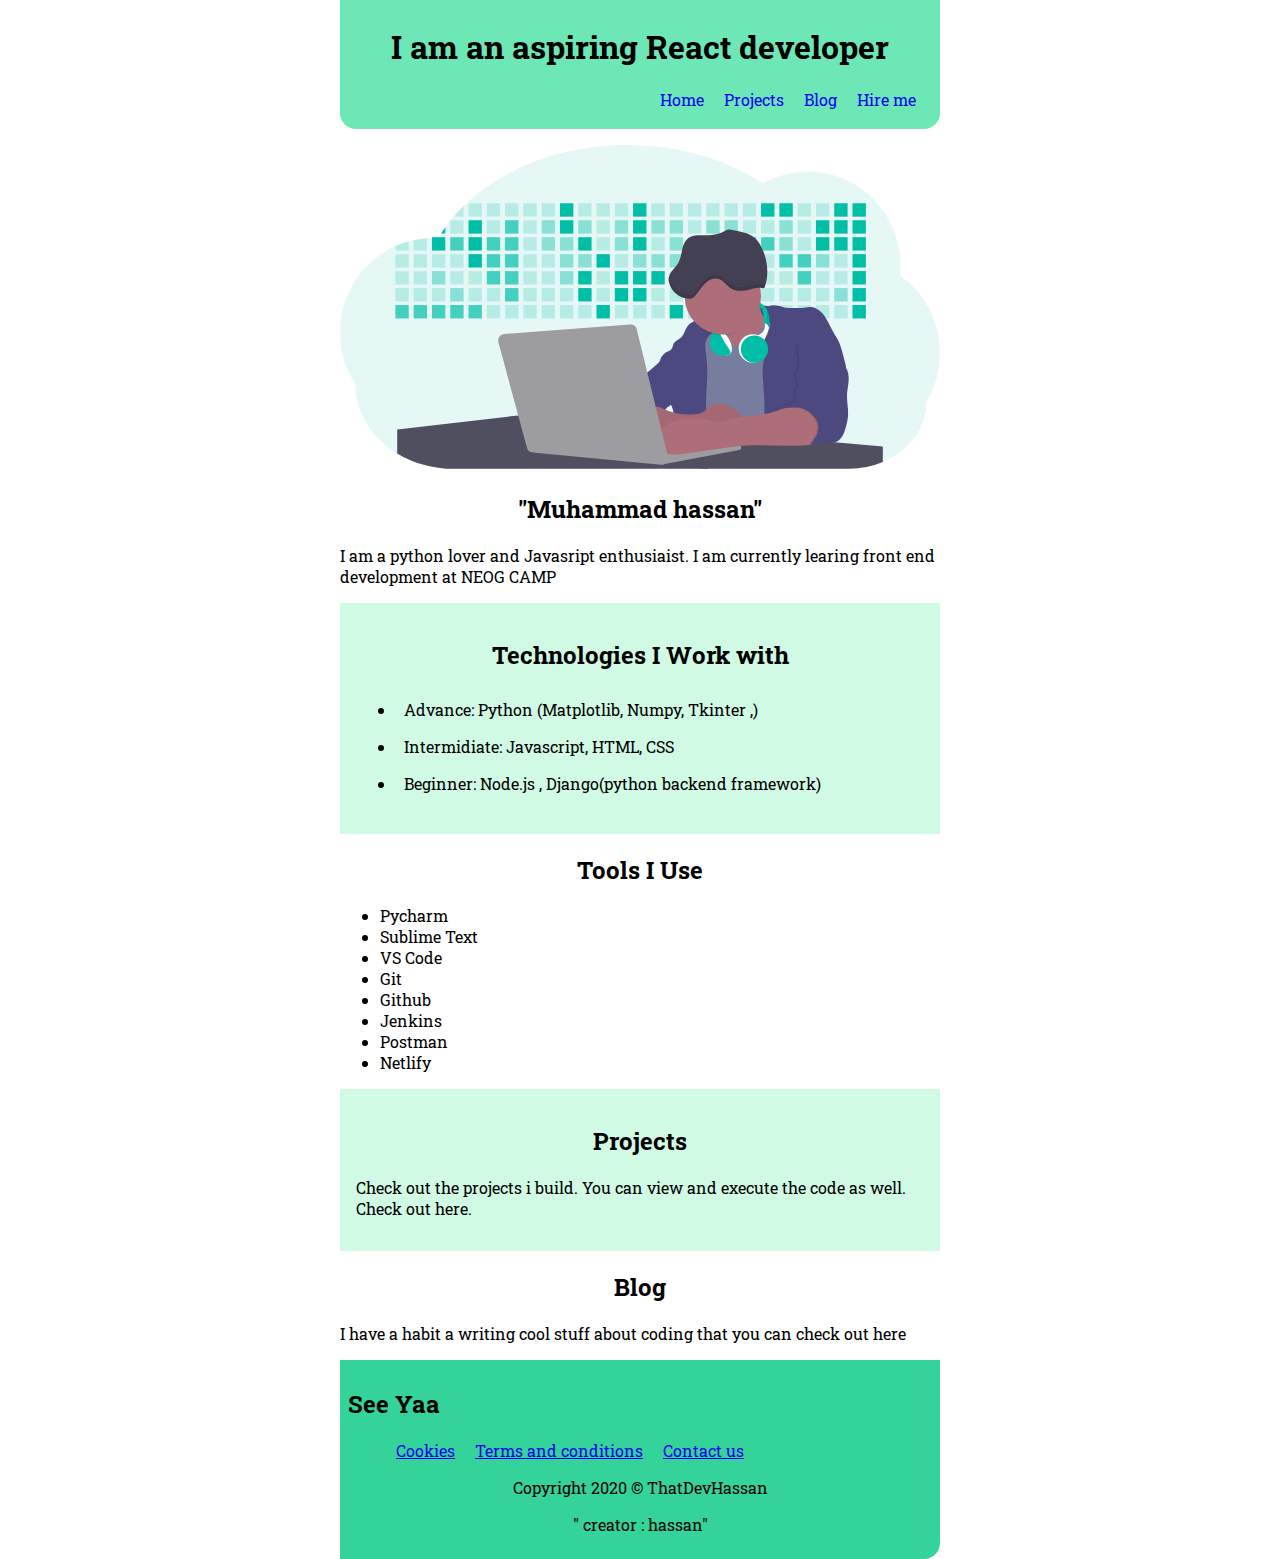
<file: index.html>
<!-- 
    first i have to create a nav bar
    then add content to it
    add a footer
 -->
<!DOCTYPE html>
<html lang="en">

<head>
    <meta charset="UTF-8">
    <meta name="viewport" content="width=device-width, initial-scale=1.0">
    <title>ThatDevHassan | Let's check what's inside my ToolBox</title>
    <link rel="stylesheet" href="style.css">


</head>

<body>
    <nav class='navigation'>
        <h1 align="center">I am an aspiring React developer</h1>
        <ul align="right">
            <li class="nav-links">
                <a href="/" class="nav-a">Home</a>
            </li>

            <li class="nav-links">
                <a href="/" class="nav-a">Projects</a>
            </li>

            <li class="nav-links">
                <a href="/" class="nav-a">Blog</a>
            </li>

            <li class="nav-links">
                <a href="/" class="nav-a">Hire me</a>

            </li>

        </ul>

        <!-- main image -->
    </nav>
    <div align="center">

        <img  class='responsive' src="/assets/undraw_developer_activity_bv83.svg" alt="main image for portfolio">
        <h2>"Muhammad hassan"</h2>

    </div >
    <p>I am a python lover and Javasript enthusiaist. I am currently learing front end development at NEOG CAMP</p>

    <!-- technologies -->
       <div class="technologies">
        <h2 align=center>Technologies I Work with</h2>
        
        <ul>
            <li class='tech-list'>
                Advance: Python (Matplotlib, Numpy, Tkinter ,)
            </li>


            <li class="tech-list">
                Intermidiate: Javascript, HTML, CSS
            </li>

            <li class="tech-list">
                Beginner: Node.js , Django(python backend framework)
            </li>

        </ul>
    </div>


<!-- Tools -->
    <div>
        <h2 align="center">Tools I Use</h2>
        <ul>
            <li>Pycharm</li>
            <li>Sublime Text</li>
            <li>VS Code</li>
            <li>Git</li>
            <li>Github</li>
            <li>Jenkins</li>
            <li>Postman</li>
            <li>Netlify</li>
        </ul>
    </div>

<!-- projects -->
<div class="technologies">
    <h2 align=center >Projects</h2>
    <p>
        Check out the projects i build. You can view and execute the code as well. Check out here.
    </p>
</div>




<!-- blogs-->

<div>
    <h2 align=center>
        Blog
    </h2>
    <p>
        I have a habit a writing cool stuff about coding that you can check out here 
    </p>
</div>

<!-- footer -->
    <footer class="cl-footer">
        <h2>See Yaa</h2>

        <ul class="foot-ul">
            <li class=foot-li>
                <a href="/">Cookies</a>
            </li>


            <li class=foot-li>
                <a href="/">Terms and conditions</a>
            </li>

            <li class=foot-li>
                <a href="/">Contact us</a>
            </li>
        </ul>

        <p align=center>
            Copyright 2020 © ThatDevHassan
        </p>

        <p align=center>
            " creator : hassan"
        </p>

    </footer>

</body>

</html>
</file>
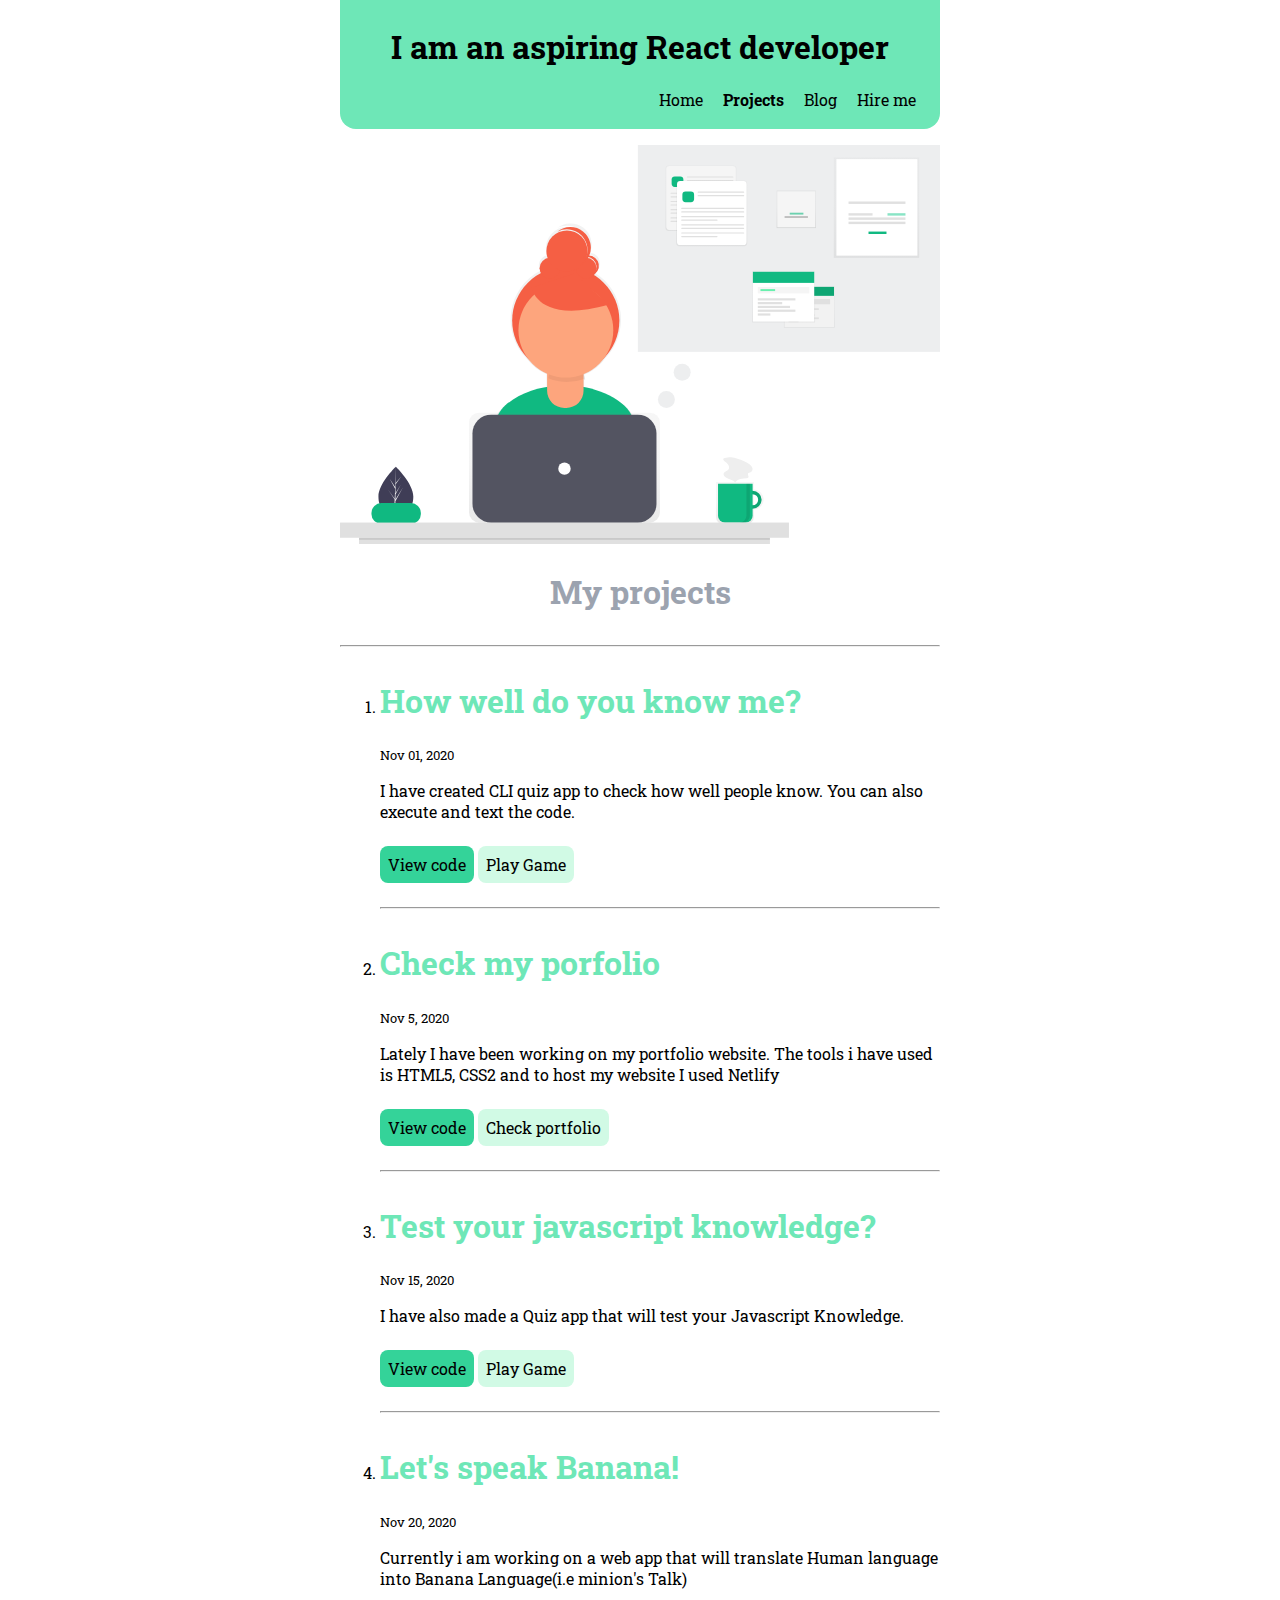
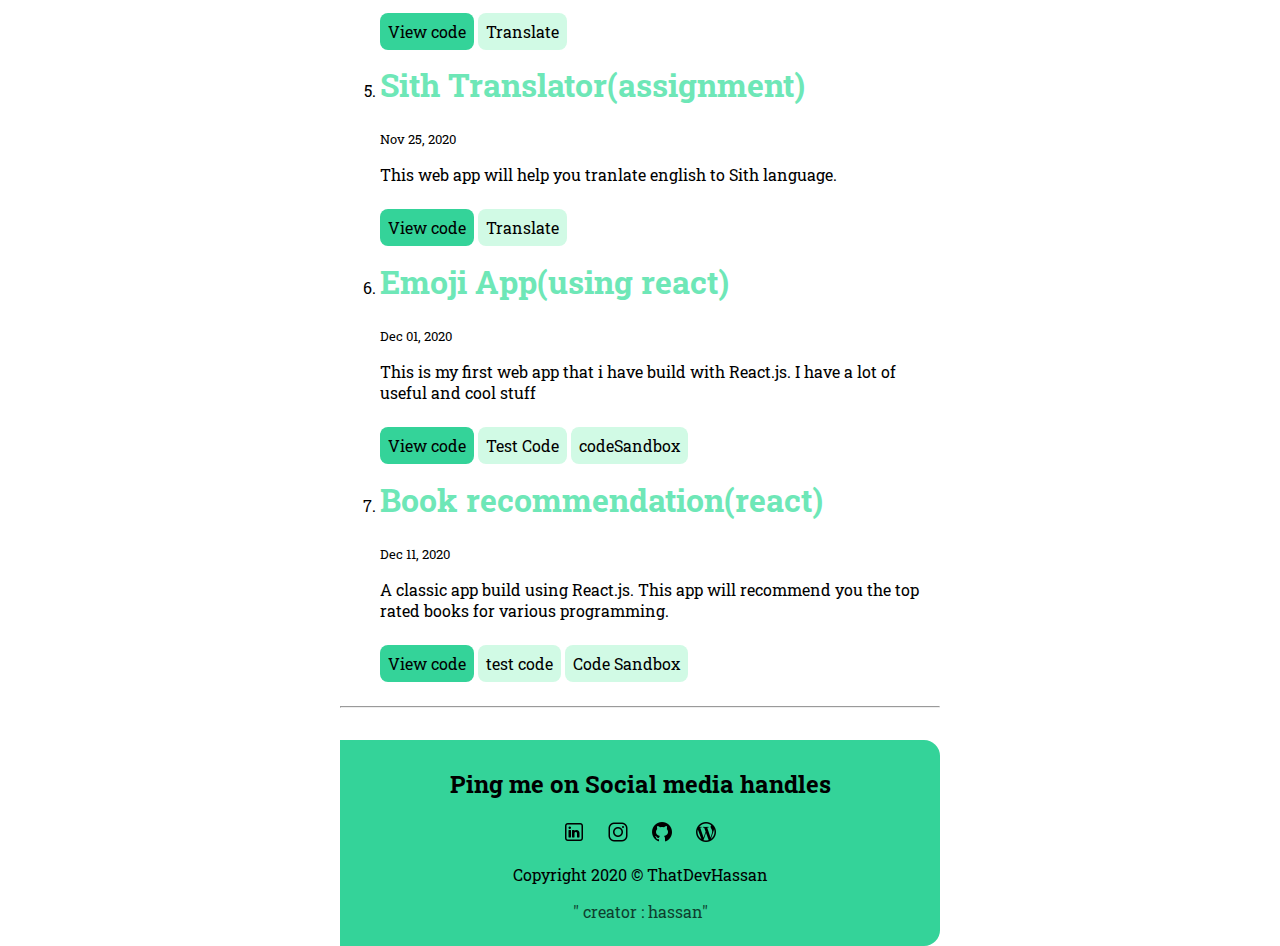
<file: pages/projects.html>
<!-- Project page -->
<!DOCTYPE html>
<html lang="en">

<head>
    <meta charset="UTF-8">
    <meta name="viewport" content="width=device-width, initial-scale=1.0">
    <title>ThatDevHassan | My projects</title>
    <link rel="stylesheet" href="/styles/style.css">
    <link rel="stylesheet" href="/styles/pages.css">
    <link rel="icon" href="https://img.icons8.com/color/48/000000/circled-user-male-skin-type-1-2--v2.png">



</head>
<!-- body below -->

<body>

    <nav class='navigation'>
        <h1 align="center">I am an aspiring React developer</h1>
        <ul align="right">
            <li class="nav-links">
                <a href="/index.html" class="nav-a">Home</a>
            </li>

            <li class="nav-links">
                <a href="projects.html" class="nav-a"><strong>Projects</strong></a>
            </li>

            <li class="nav-links">
                <a href="blog.html" class="nav-a">Blog</a>
            </li>

            <li class="nav-links">
                <a href="https://fiverr.com/hassanwritess" class="nav-a">Hire me</a>

            </li>

        </ul>



    </nav>

    <!-- main image -->

    <div>
        <img class='responsive' src="/assets/projects.svg" alt="nothing lol">
        <h1 align=center style="color:#9CA3AF">My projects</h1>
    </div>
    <hr>


    <!-- Displaying projects -->


<ol class="order-list">
    <li class="in-list">
        <h1>How well do you know me?</h1>
        <small>Nov 01, 2020</small>
        <p>I have created <span>CLI quiz app</span> to check how well people know.
            You can also <span>execute and text</span> the code.</p>
            <a href="https://github.com/thatdevhassan/WhoamI-CLI-neogcamp-markone" class="button1">View code</a>
            <a href="https://repl.it/@thatdevhassan/Who-am-I-CLI?embed=1&output=1#index.js"class="button2">Play Game</a>

    </li>
    <!-- 2nd -->
<hr>
    <li>
        <h1>Check my porfolio</h1>
        <small>Nov 5, 2020</small>
        <p>Lately I have been working on my <span>portfolio website</span>. The tools i have used is HTML5, 
            CSS2 and to host my website I used <span>Netlify</span></p>

            <a href="https://github.com/thatdevhassan/portfolio-by-thatdevhassan" class="button1">View code</a>
            <a href="https://thatdevhassan.netlify.app/"class="button2">Check portfolio</a>    
    </li>
<hr>
    <!-- 3rd -->

    <li>
        <h1>Test your javascript knowledge?</h1>
        <small>Nov 15, 2020</small>
        <p>I have also made a Quiz app that will test your <span>Javascript Knowledge</span>.</p>
        <a href="https://github.com/thatdevhassan/QUIZAPP-withchalk-neogcamp-markone" class="button1">View code</a>
            <a href="https://repl.it/@thatdevhassan/Quiz-APP-cli-with-chalk?embed=1&output=2#index.js"class="button2">Play Game</a>
    </li>

    <hr>
<!-- 4th -->
    <li>
        <h1>Let's speak Banana!</h1>
        <small>Nov 20, 2020</small>
        <p>Currently i am working on a web app that will <span>translate</span> 
            Human language into <span>Banana Language</span>(i.e minion's Talk)</p>
            <a href="https://github.com/thatdevhassan/minion-translator" class="button1">View code</a>
            <a href="https://minionlover.netlify.app/"class="button2">Translate</a>
    </li>
<!-- 5 -->

    <li>
        <h1>Sith Translator(assignment)</h1>
        <small>Nov 25, 2020</small>
        <p>This web app will help you tranlate english to <span>Sith language</span>. </p>
            <a href="https://github.com/thatdevhassan/Sith-translation" class="button1">View code</a>
            <a href="https://sithtranslation.netlify.app/"class="button2">Translate</a>
    </li>

<!-- 6 -->

<li>
    <h1>Emoji App(using react)</h1>
    <small>Dec 01, 2020</small>
    <p>This is my first web app that i have build with <span>React.js</span>. I have a lot of useful and cool stuff</p>
        <a href="https://github.com/thatdevhassan/Emoji-APP-React" class="button1">View code</a>
        <a href="https://csb-yrxqc.netlify.app/"class="button2">Test Code</a>
        <a href="https://codesandbox.io/s/emoji-app-yrxqc"class="button2">codeSandbox</a>
</li>


<!-- 7 -->
<li>
    <h1>Book recommendation(react)</h1>
    <small>Dec 11, 2020</small>
    <p>A classic app  build using <span>React.js</span>. This app will recommend you the top rated books for various programming.</p>
        <a href="https://github.com/thatdevhassan/Book-recommendation-using-React" class="button1">View code</a>
        <a href="https://csb-b2pdv.netlify.app/"class="button2">test code</a>
        <a href="https://codesandbox.io/s/books-recommendation-real-b2pdv?file=/src/App.js"class="button2">Code Sandbox</a>
</li>


</ol>
<hr>


<!-- adding footer -->
<!-- footer -->
<footer class="cl-footer">
    <h2>Ping me on Social media handles</h2>
<!-- linkedin -->

    <ul class="foot-ul">
        <li class=foot-li>
            <a href="https://www.linkedin.com/in/muhammad-hassan-a3231718a/"  target='_blank' class="hovering"><img src="/assets/linkedin.png" alt="linked-account"></a>
        </li>

<!-- insta -->
        <li class=foot-li>
            <a href="https://www.instagram.com/elon__muskk_/" target='_blank' class="hovering"><img src="/assets/insta.png" alt="instagram-account link"></a>
        </li>

        <!-- github -->
        <li class=foot-li>
            <a href="https://github.com/thatdevhassan"  target='_blank' class="hovering"><img src="/assets/github.png" alt="github account"></a>
        </li>
<!-- blog -->

    <li class="foot-li">
        <a href="https://thecodingneuron.com/"  target='_blank' class="hovering"><img src="/assets/wordpress.png" alt=""></a>
    </li>


    </ul>

    <p align=center>
        Copyright 2020 © ThatDevHassan
    </p>

    <p align=center class='opac'>
        " creator : hassan"
    </p>

</footer>
</body>

</html>
</file>
<file: style.css>
/* let's design */
@import url('https://fonts.googleapis.com/css2?family=Roboto+Slab&display=swap');


:root{
    --primary-color1:#10B981; 
    --primary-color2: #34D399;
    --primary-color3: #6EE7B7;
    --primary-color4:#A7F3D0;
    --primary-color5: #D1FAE5;
    --primary-color6: #ECFDF5;


}


body{
    font-family: "Roboto Slab",
    "Open Sans";
    max-width: 600px;
    margin: auto;


}


/* designing a navbar */

.navigation{
    /* border: solid; */
    background-color:var(--primary-color3);
    border-bottom-left-radius: 1rem;
    border-bottom-right-radius: 1rem;
    padding: 0.2rem 1rem;
}

.navigation .nav-links{

    display:inline;
    text-decoration: none;
    margin: 0.5rem;
 }


.navigation .nav-a{
    text-decoration: none;
}





/* #maiking the image responsive */
.responsive {
    width: 100%;
    height: auto;
    padding-top: 1rem;
  }




/* designing technologies section */

.technologies{
    background-color:var(--primary-color5);
    padding: 1rem 1rem;

}


.technologies .tech-list{
    padding: 0.5rem;
}
/* designing tools */






/* desiging footer */

.cl-footer{
    background-color:var(--primary-color2);
    padding: 0.5rem  0.5rem;
    border-end-end-radius: 1rem;
}

.foot-li{
    display:inline;
    text-decoration: none;
    padding: 0.5rem;
}
</file>
<file: styles/style.css>
/* let's design */
@import url('https://fonts.googleapis.com/css2?family=Roboto+Slab&display=swap');


:root{
    --primary-color1:#10B981; 
    --primary-color2: #34D399;
    --primary-color3: #6EE7B7;
    --primary-color4:#A7F3D0;
    --primary-color5: #D1FAE5;
    --primary-color6: #ECFDF5;


}


body{
    font-family: "Roboto Slab",
    "Open Sans";
    max-width: 600px;
    margin: auto;


}


/* designing a navbar */

.navigation{
    /* border: solid; */
    background-color:var(--primary-color3);
    border-bottom-left-radius: 1rem;
    border-bottom-right-radius: 1rem;
    padding: 0.2rem 1rem;
}

.navigation .nav-links{

    display:inline;
    text-decoration: none;
    margin: 0.5rem;

 }
.navigation .nav-a{
    color:black;
}


.navigation .nav-a{
    text-decoration: none;
}





/* #maiking the image responsive */
.responsive {
    width: 100%;
    height: auto;
    padding-top: 1rem;
  }




/* designing technologies section */

.technologies{
    background-color:var(--primary-color5);
    padding: 0.5rem 1rem;
    border-radius: 1rem 1rem;
 

}


.technologies .tech-list{
    padding: 0.5rem;
}
/* designing tools */



/* desiging footer */

.cl-footer{
    background-color:var(--primary-color2);
    padding: 0.5rem  0.5rem;
    border-end-end-radius: 1rem;
    text-align:center;
    margin:0px;
    border-top-right-radius: 1rem;
}

.foot-li{
    display:inline;
    text-decoration: none;
    padding: 0.5rem 0.5rem;
    margin:0px;
    
}



footer ul{
    padding-inline-start: 0px;
}

footer ul .hovering :hover{
background-color:grey;
}

.opac{
    opacity: 0.7;
}


/* projects */
</file>
<file: styles/pages.css>
@import url('https://fonts.googleapis.com/css2?family=Roboto+Slab&display=swap');


:root{
    --primary-color1:#10B981; 
    --primary-color2: #34D399;
    --primary-color3: #6EE7B7;
    --primary-color4:#A7F3D0;
    --primary-color5: #D1FAE5;
    --primary-color6: #ECFDF5;


}

body{
    font-family: "Roboto Slab",
    "Open Sans";
}

ol h1{
    font-family:
}

.order-list h1{
color: var(--primary-color3);
text-align:left;
}

.order-list p{
    text-align:left;
    font-size:16px;
    padding: 0rem 0rem 1rem 0rem;
}

.order-list .button1{
    /* border:1px solid; */
    text-decoration: none;
    border-radius: 0.5rem 0.5rem;
    padding:0.5rem 0.5rem;
    background-color:var(--primary-color2);
    color:black;
}


.order-list .button2{
    /* border:1px solid; */
    text-decoration: none;
    border-radius: 0.5rem 0.5rem;
    padding:0.5rem 0.5rem;
    background-color:var(--primary-color5);
    color:black;
}


hr{
    margin: 2rem 0rem;
}
</file>
